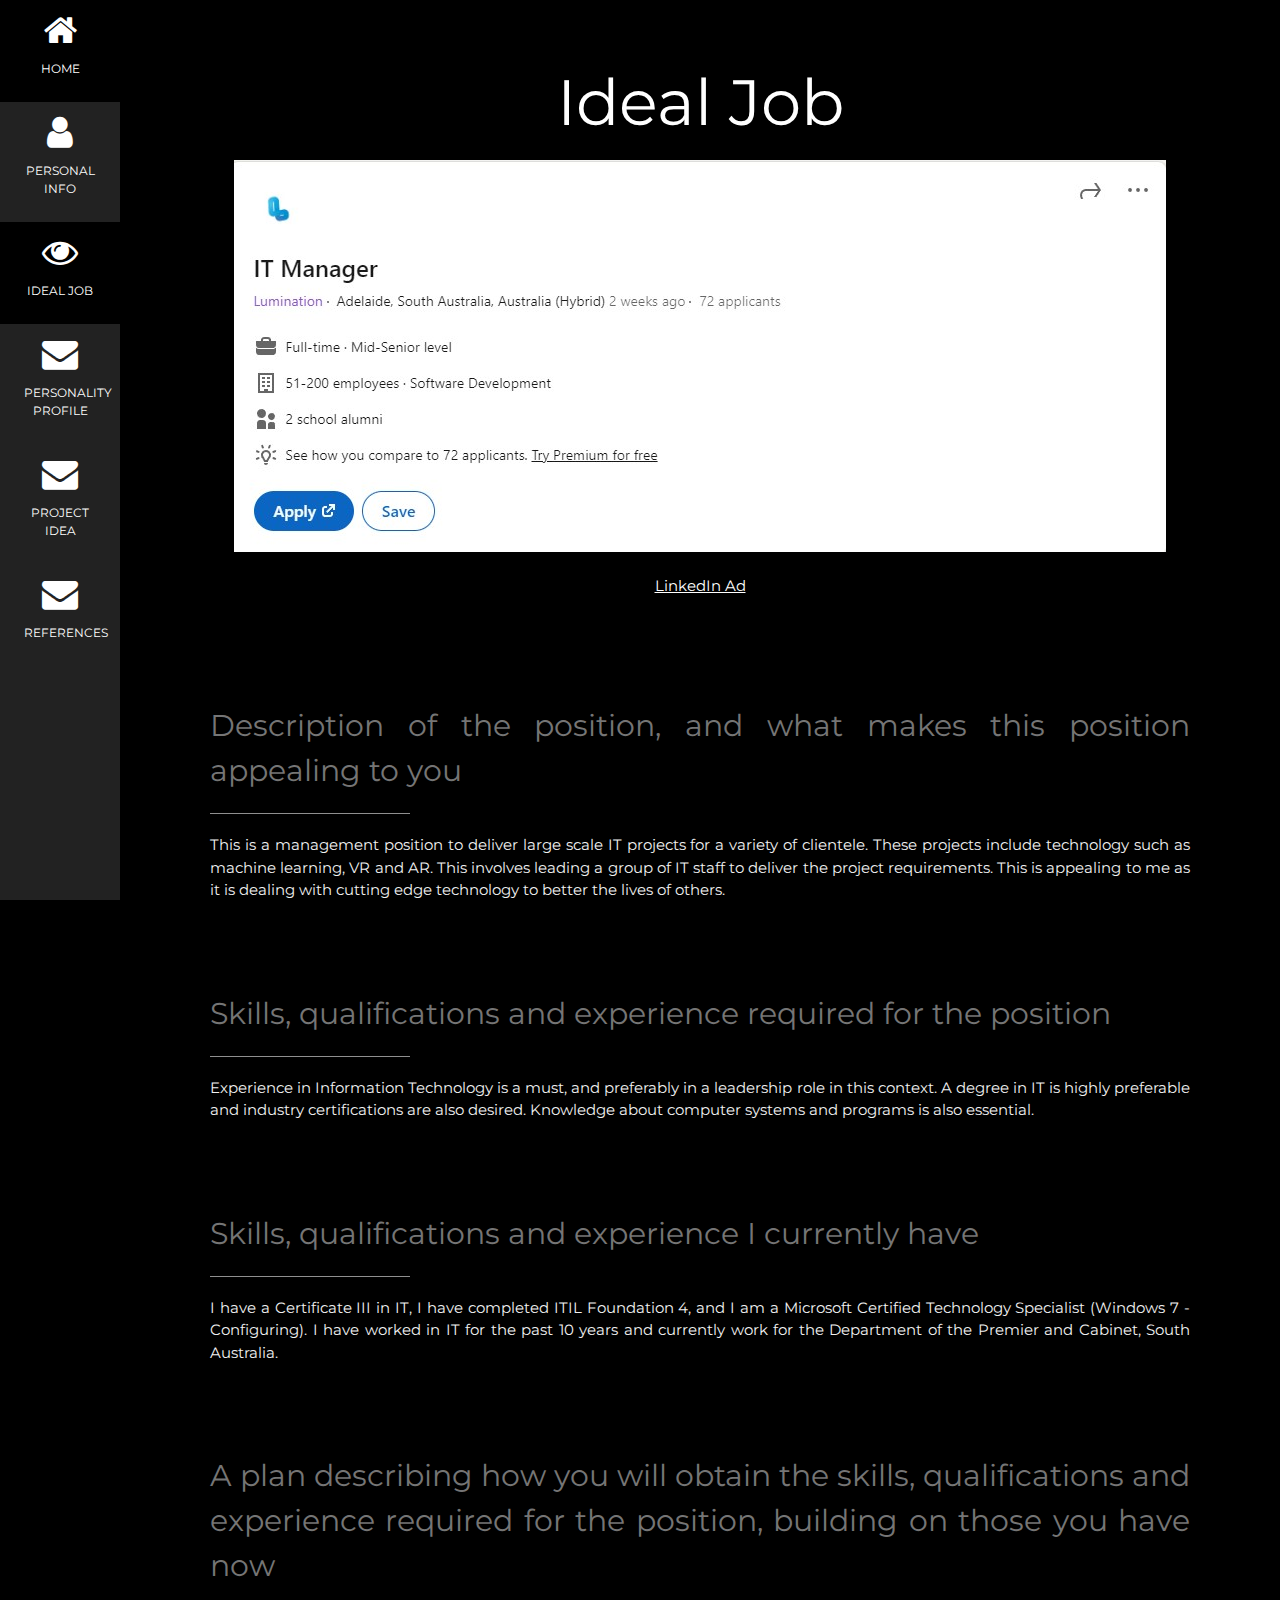
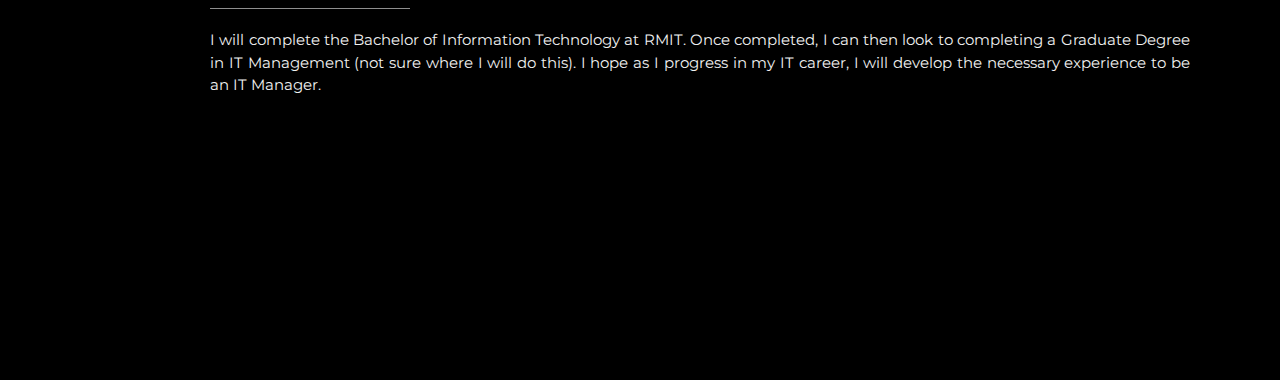
<file: pages/ideal-job.html>
<cite<cite><W3schools.com. 2022. W3Schools online HTML editor. [online] 
Available at: <a href=https://www.w3schools.com/w3css/tryit.asp?filename=tryw3css_templates_dark_portfolio&stacked=h> 
</cite>
<!DOCTYPE html>
<html>
<head>
<title>Daniel S - RMIT - COSC2196IITA1</title>
<meta charset="UTF-8">
<meta name="viewport" content="width=device-width, initial-scale=1">
<link rel="stylesheet" href="https://www.w3schools.com/w3css/4/w3.css">
<link rel="stylesheet" href="https://fonts.googleapis.com/css?family=Montserrat">
<link rel="stylesheet" href="https://cdnjs.cloudflare.com/ajax/libs/font-awesome/4.7.0/css/font-awesome.min.css">
<style>
body, h1,h2,h3,h4,h5,h6 {font-family: "Montserrat", sans-serif}
.w3-row-padding img {margin-bottom: 12px}
/* Set the width of the sidebar to 120px */
.w3-sidebar {width: 120px;background: #222;}
/* Add a left margin to the "page content" that matches the width of the sidebar (120px) */
#main {margin-left: 120px}
/* Remove margins from "page content" on small screens */
@media only screen and (max-width: 600px) {#main {margin-left: 0}}
</style>
</head>
<body class="w3-black">

<!-- Icon Bar (Sidebar - hidden on small screens) -->
<nav class="w3-sidebar w3-bar-block w3-small w3-hide-small w3-center">
  <a href="../index.html" class="w3-bar-item w3-button w3-padding-large w3-hover-black">
    <i class="fa fa-home w3-xxlarge"></i>
    <p>HOME</p>
  </a>
  <a href="./personal-info.html" class="w3-bar-item w3-button w3-padding-large w3-hover-black">
    <i class="fa fa-user w3-xxlarge"></i>
    <p>PERSONAL INFO</p>
  </a>
  <a href="./ideal-job.html" class="w3-bar-item w3-button w3-padding-large w3-black">
    <i class="fa fa-eye w3-xxlarge"></i>
    <p>IDEAL JOB</p>
  </a>
  <a href="./personality-profile.html" class="w3-bar-item w3-button w3-padding-large w3-hover-black">
    <i class="fa fa-envelope w3-xxlarge"></i>
    <p>PERSONALITY PROFILE</p>
  </a>
    <a href="./project-idea.html" class="w3-bar-item w3-button w3-padding-large w3-hover-black">
    <i class="fa fa-envelope w3-xxlarge"></i>
    <p>PROJECT IDEA</p>
  </a>
   <a href="./references.html" class="w3-bar-item w3-button w3-padding-large w3-hover-black">
    <i class="fa fa-envelope w3-xxlarge"></i>
    <p>REFERENCES</p>
  </a>
</nav>

<!-- Navbar on small screens (Hidden on medium and large screens) -->
<div class="w3-top w3-hide-large w3-hide-medium" id="myNavbar">
  <div class="w3-bar w3-black w3-opacity w3-hover-opacity-off w3-center w3-small">
    <a href="../index.html" class="w3-bar-item w3-button" style="width:25% !important">HOME</a>
    <a href="./personal-info.html" class="w3-bar-item w3-button" style="width:25% !important">PERSONAL INFO</a>
    <a href="./ideal-job.html" class="w3-bar-item w3-button" style="width:25% !important">IDEAL JOB</a>
	<a href="./personality-profile.html" class="w3-bar-item w3-button" style="width:25% !important">PERSONALITY PROFILE</a>
	<a href="./project-idea.html" class="w3-bar-item w3-button" style="width:25% !important">PROJECT IDEA</a>
    <a href="./references.html" class="w3-bar-item w3-button" style="width:25% !important">REFERENCES</a>
  </div>
</div>

<!-- Page Content -->
<div class="w3-padding-large" id="main">
  <!-- Header/Home -->
  <header class="w3-container w3-padding-32 w3-center w3-black" id="home">
    <h1 class="w3-jumbo"><span class="w3-hide-small"></span>Ideal Job</h1>
    <img src="../images/Lumination.jpg">
	<br><br>
	<a href="https://www.linkedin.com/jobs/view/3246791687/?refId=zzyvUhK7S%2F9QqbHW%2BQJYog%3D%3D&trackingId=0YZvhjjlEYkskhkprmBMcg%3D%3D">LinkedIn Ad</a>
  </header>

  <!-- About Section -->
	<div class="w3-content w3-justify w3-text-light-grey w3-padding-64" id="description">
    <h2 class="w3-text-grey">Description of the position, and what makes this position appealing to you</h2>
    <hr style="width:200px" class="w3-opacity">
    <p>This is a management position to deliver large scale IT projects for a variety of clientele.  
	These projects include technology such as machine learning, VR and AR. 
	This involves leading a group of IT staff to deliver the project requirements. 
	This is appealing to me as it is dealing with cutting edge technology to better the lives of others.
    </p>
	
	<div class="w3-content w3-justify w3-text-light-grey w3-padding-64" id="about">
    <h2 class="w3-text-grey">Skills, qualifications and experience required for the position</h2>
    <hr style="width:200px" class="w3-opacity">
    <p>Experience in Information Technology is a must, and preferably in a leadership role in this context. 
	A degree in IT is highly preferable and industry certifications are also desired. 
	Knowledge about computer systems and programs is also essential. 
    </p>
	
	<div class="w3-content w3-justify w3-text-light-grey w3-padding-64" id="about">
    <h2 class="w3-text-grey">Skills, qualifications and experience I currently have</h2>
    <hr style="width:200px" class="w3-opacity">
    <p>I have a Certificate III in IT, I have completed ITIL Foundation 4, and I am a Microsoft Certified Technology Specialist (Windows 7 - Configuring). 
	I have worked in IT for the past 10 years and currently work for the Department of the Premier and Cabinet, South Australia.
    </p>
	
	<div class="w3-content w3-justify w3-text-light-grey w3-padding-64" id="about">
    <h2 class="w3-text-grey">A plan describing how you will obtain the skills, qualifications and experience required for the position, building on those you have now</h2>
    <hr style="width:200px" class="w3-opacity">
    <p>I will complete the Bachelor of Information Technology at RMIT. 
	Once completed, I can then look to completing a Graduate Degree in IT Management (not sure where I will do this). 
	I hope as I progress in my IT career, I will develop the necessary experience to be an IT Manager.
    </p>



  <!-- End Portfolio Section -->
  </div>

<!-- END PAGE CONTENT -->
</div>

</body>
</html>
</file>
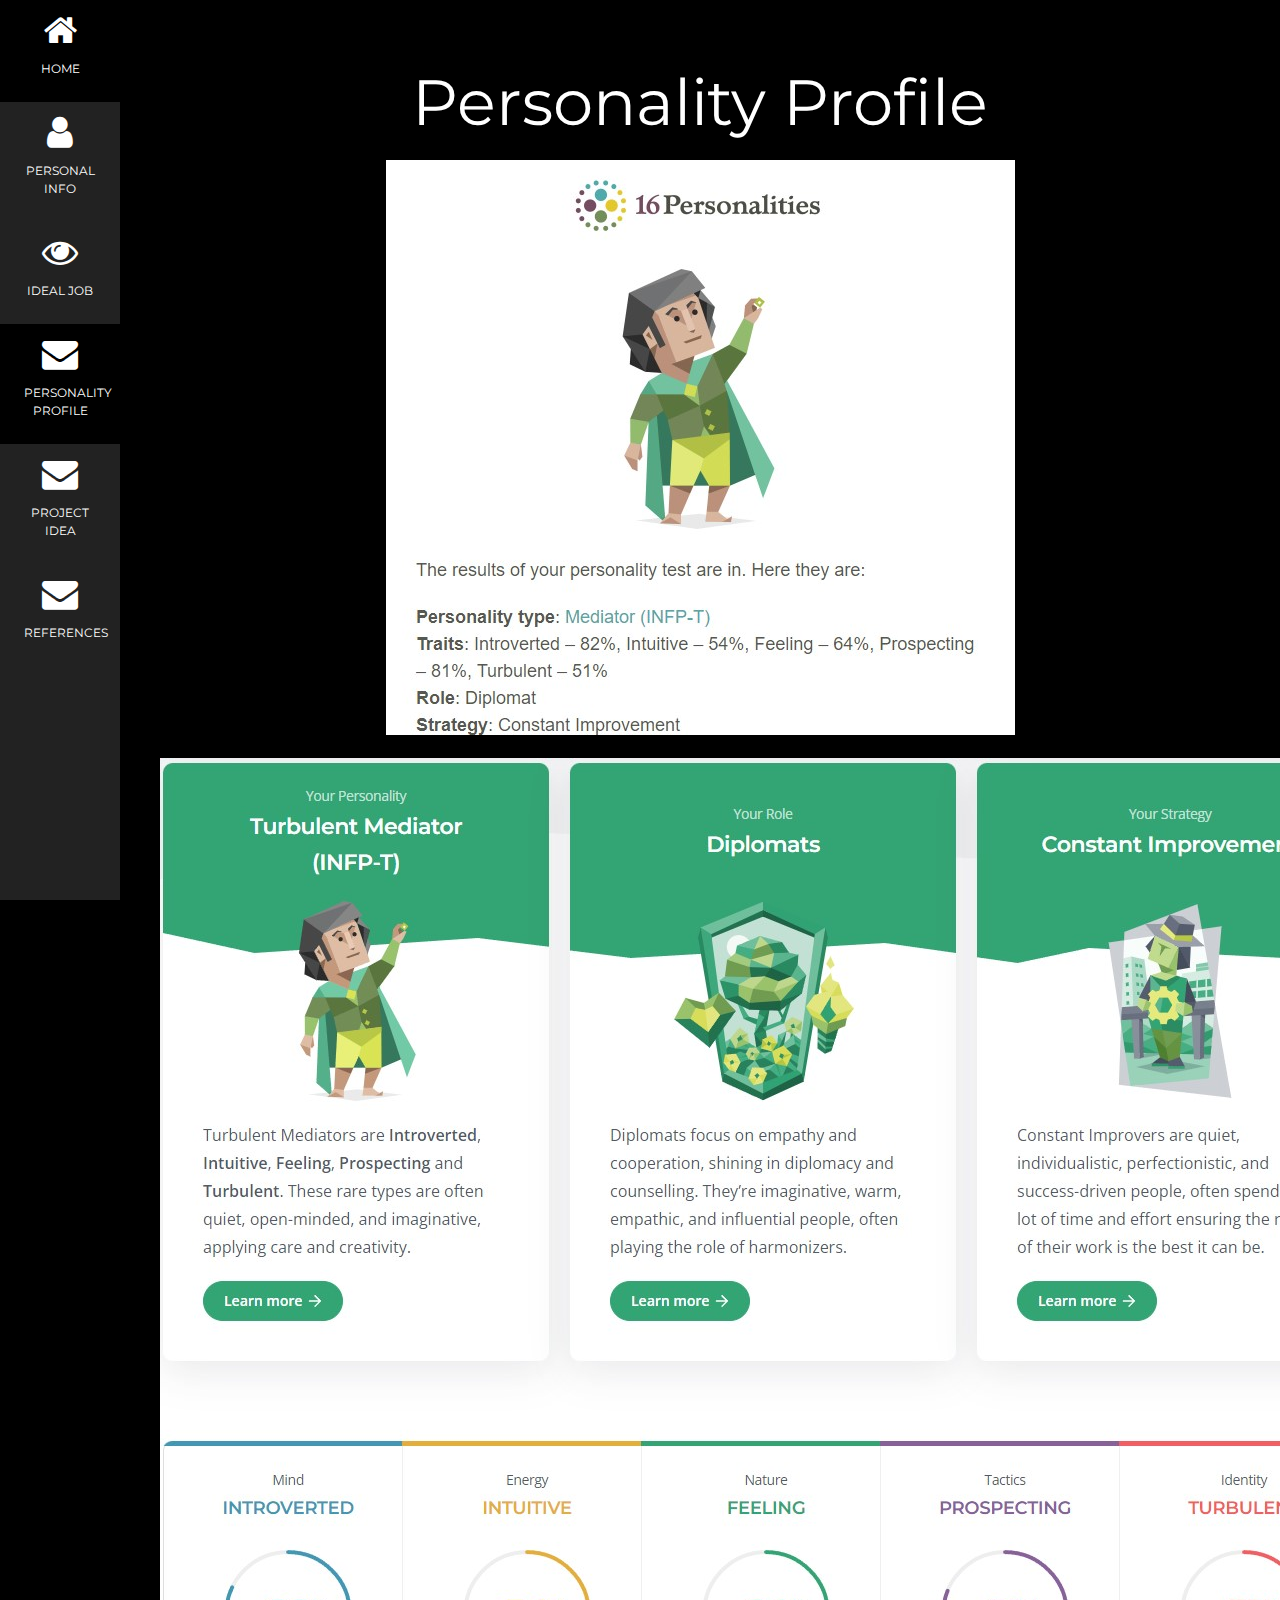
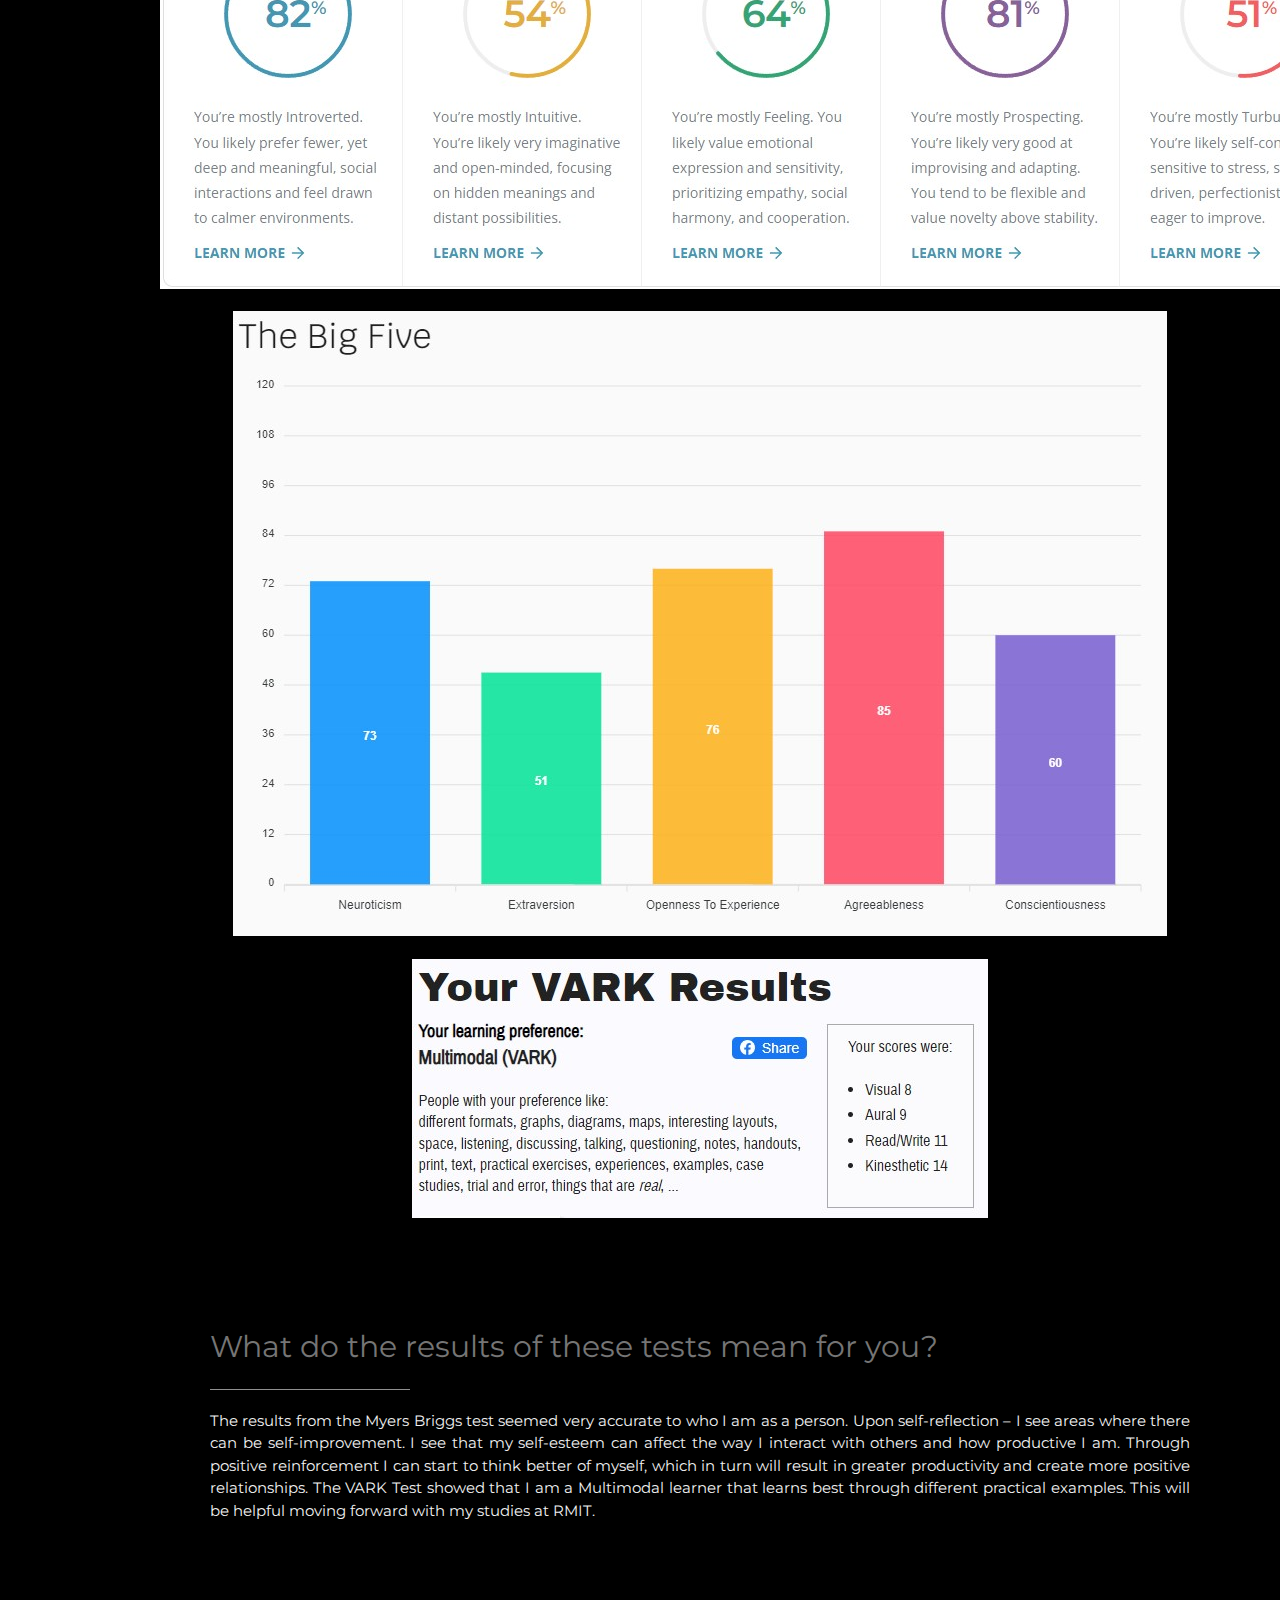
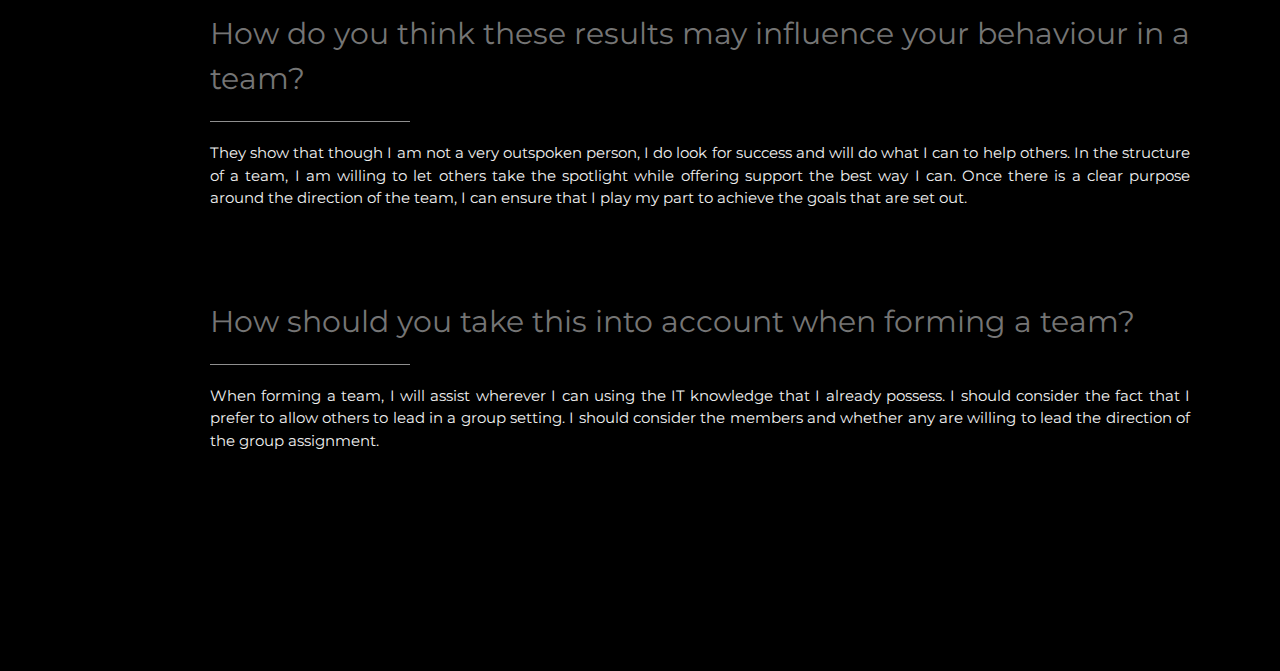
<file: pages/personality-profile.html>
<cite<cite><W3schools.com. 2022. W3Schools online HTML editor. [online] 
Available at: <a href=https://www.w3schools.com/w3css/tryit.asp?filename=tryw3css_templates_dark_portfolio&stacked=h> 
</cite>
<!DOCTYPE html>
<html>
<head>
<title>Daniel S - RMIT - COSC2196IITA1</title>
<meta charset="UTF-8">
<meta name="viewport" content="width=device-width, initial-scale=1">
<link rel="stylesheet" href="https://www.w3schools.com/w3css/4/w3.css">
<link rel="stylesheet" href="https://fonts.googleapis.com/css?family=Montserrat">
<link rel="stylesheet" href="https://cdnjs.cloudflare.com/ajax/libs/font-awesome/4.7.0/css/font-awesome.min.css">
<style>
body, h1,h2,h3,h4,h5,h6 {font-family: "Montserrat", sans-serif}
.w3-row-padding img {margin-bottom: 12px}
/* Set the width of the sidebar to 120px */
.w3-sidebar {width: 120px;background: #222;}
/* Add a left margin to the "page content" that matches the width of the sidebar (120px) */
#main {margin-left: 120px}
/* Remove margins from "page content" on small screens */
@media only screen and (max-width: 600px) {#main {margin-left: 0}}
</style>
</head>
<body class="w3-black">

<!-- Icon Bar (Sidebar - hidden on small screens) -->
<nav class="w3-sidebar w3-bar-block w3-small w3-hide-small w3-center">
  <a href="../index.html" class="w3-bar-item w3-button w3-padding-large w3-hover-black">
    <i class="fa fa-home w3-xxlarge"></i>
    <p>HOME</p>
  </a>
  <a href="./personal-info.html" class="w3-bar-item w3-button w3-padding-large w3-hover-black">
    <i class="fa fa-user w3-xxlarge"></i>
    <p>PERSONAL INFO</p>
  </a>
  <a href="./ideal-job.html" class="w3-bar-item w3-button w3-padding-large w3-hover-black">
    <i class="fa fa-eye w3-xxlarge"></i>
    <p>IDEAL JOB</p>
  </a>
  <a href="./personality-profile.html" class="w3-bar-item w3-button w3-padding-large w3-black">
    <i class="fa fa-envelope w3-xxlarge"></i>
    <p>PERSONALITY PROFILE</p>
  </a>
    <a href="./project-idea.html" class="w3-bar-item w3-button w3-padding-large w3-hover-black">
    <i class="fa fa-envelope w3-xxlarge"></i>
    <p>PROJECT IDEA</p>
  </a>
   <a href="./references.html" class="w3-bar-item w3-button w3-padding-large w3-hover-black">
    <i class="fa fa-envelope w3-xxlarge"></i>
    <p>REFERENCES</p>
  </a>
</nav>

<!-- Navbar on small screens (Hidden on medium and large screens) -->
<div class="w3-top w3-hide-large w3-hide-medium" id="myNavbar">
  <div class="w3-bar w3-black w3-opacity w3-hover-opacity-off w3-center w3-small">
    <a href="../index.html" class="w3-bar-item w3-button" style="width:25% !important">HOME</a>
    <a href="./personal-info.html" class="w3-bar-item w3-button" style="width:25% !important">PERSONAL INFO</a>
    <a href="./ideal-job.html" class="w3-bar-item w3-button" style="width:25% !important">IDEAL JOB</a>
	<a href="./personality-profile.html" class="w3-bar-item w3-button" style="width:25% !important">PERSONALITY PROFILE</a>
	<a href="./project-idea.html" class="w3-bar-item w3-button" style="width:25% !important">PROJECT IDEA</a>
    <a href="./references.html" class="w3-bar-item w3-button" style="width:25% !important">REFERENCES</a>
  </div>
</div>

<!-- Page Content -->
<div class="w3-padding-large" id="main">
  <!-- Header/Home -->
  <header class="w3-container w3-padding-32 w3-center w3-black" id="home">
    <h1 class="w3-jumbo"><span class="w3-hide-small"></span>Personality Profile</h1>
    <img src="../images/16Personalities_1.jpg">
	<br></br>
	<img src="../images/16Personalities_2.jpg">
	<br></br>
	<img src="../images/BigFive.jpg">
	<br></br>
	<img src="../images/VARK.jpg">
  </header>

  <!-- About Section -->
  <div class="w3-content w3-justify w3-text-light-grey w3-padding-64" id="about">
    <h2 class="w3-text-grey">What do the results of these tests mean for you?</h2>
    <hr style="width:200px" class="w3-opacity">
    <p>
The results from the Myers Briggs test seemed very accurate to who I am as a person. Upon self-reflection – I see areas where there can be self-improvement. 
I see that my self-esteem can affect the way I interact with others and how productive I am. 
Through positive reinforcement I can start to think better of myself, which in turn will result in greater productivity and create more positive relationships. 
The VARK Test showed that I am a Multimodal learner that learns best through different practical examples. 
This will be helpful moving forward with my studies at RMIT.
    </p>
	
	 <div class="w3-content w3-justify w3-text-light-grey w3-padding-64" id="about">
    <h2 class="w3-text-grey">How do you think these results may influence your behaviour in a team?</h2>
    <hr style="width:200px" class="w3-opacity">
    <p>They show that though I am not a very outspoken person, I do look for success and will do what I can to help others. 
	In the structure of a team, I am willing to let others take the spotlight while offering support the best way I can. 
	Once there is a clear purpose around the direction of the team, I can ensure that I play my part to achieve the goals that are set out.
    </p>
	
	 <div class="w3-content w3-justify w3-text-light-grey w3-padding-64" id="about">
    <h2 class="w3-text-grey">How should you take this into account when forming a team?</h2>
    <hr style="width:200px" class="w3-opacity">
    <p>When forming a team, I will assist wherever I can using the IT knowledge that I already possess. 
	I should consider the fact that I prefer to allow others to lead in a group setting. 
	I should consider the members and whether any are willing to lead the direction of the group assignment. 
    </p>


  <!-- End Portfolio Section -->
  </div>

<!-- END PAGE CONTENT -->
</div>

</body>
</html>
</file>
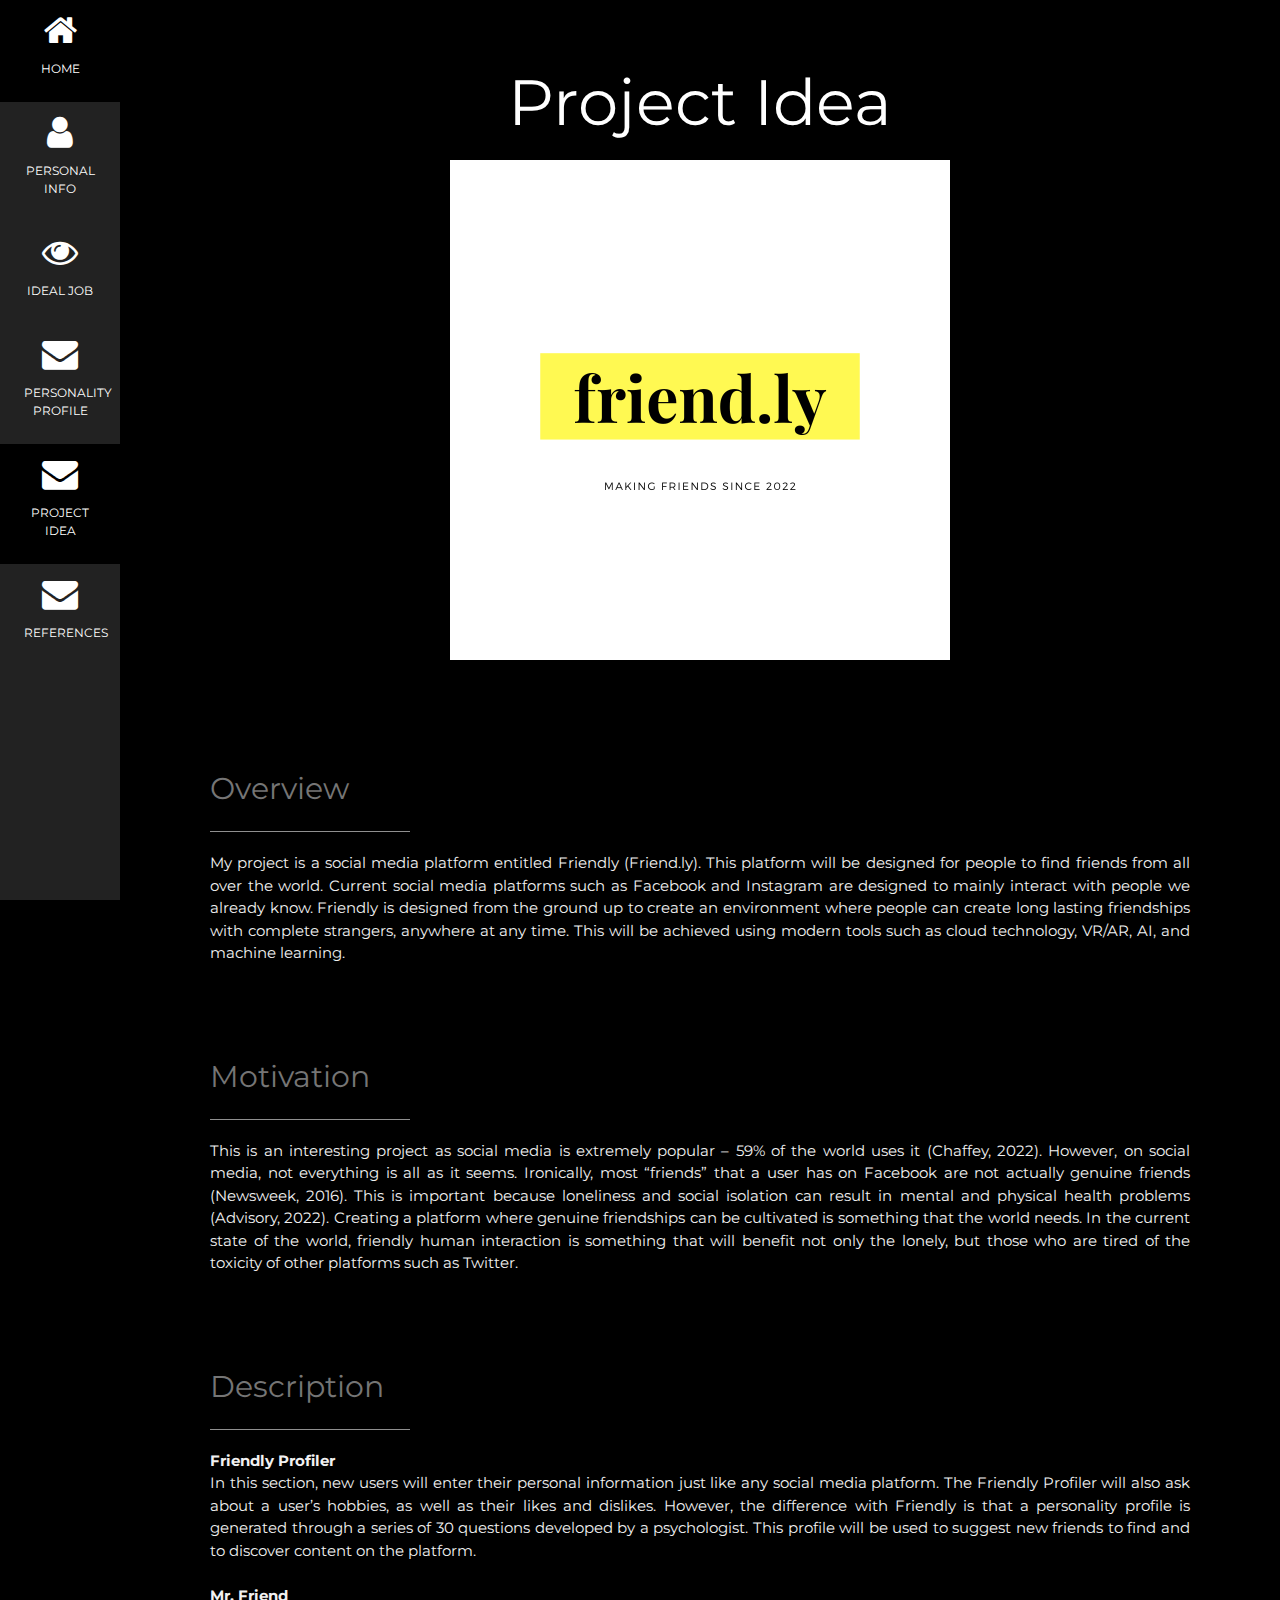
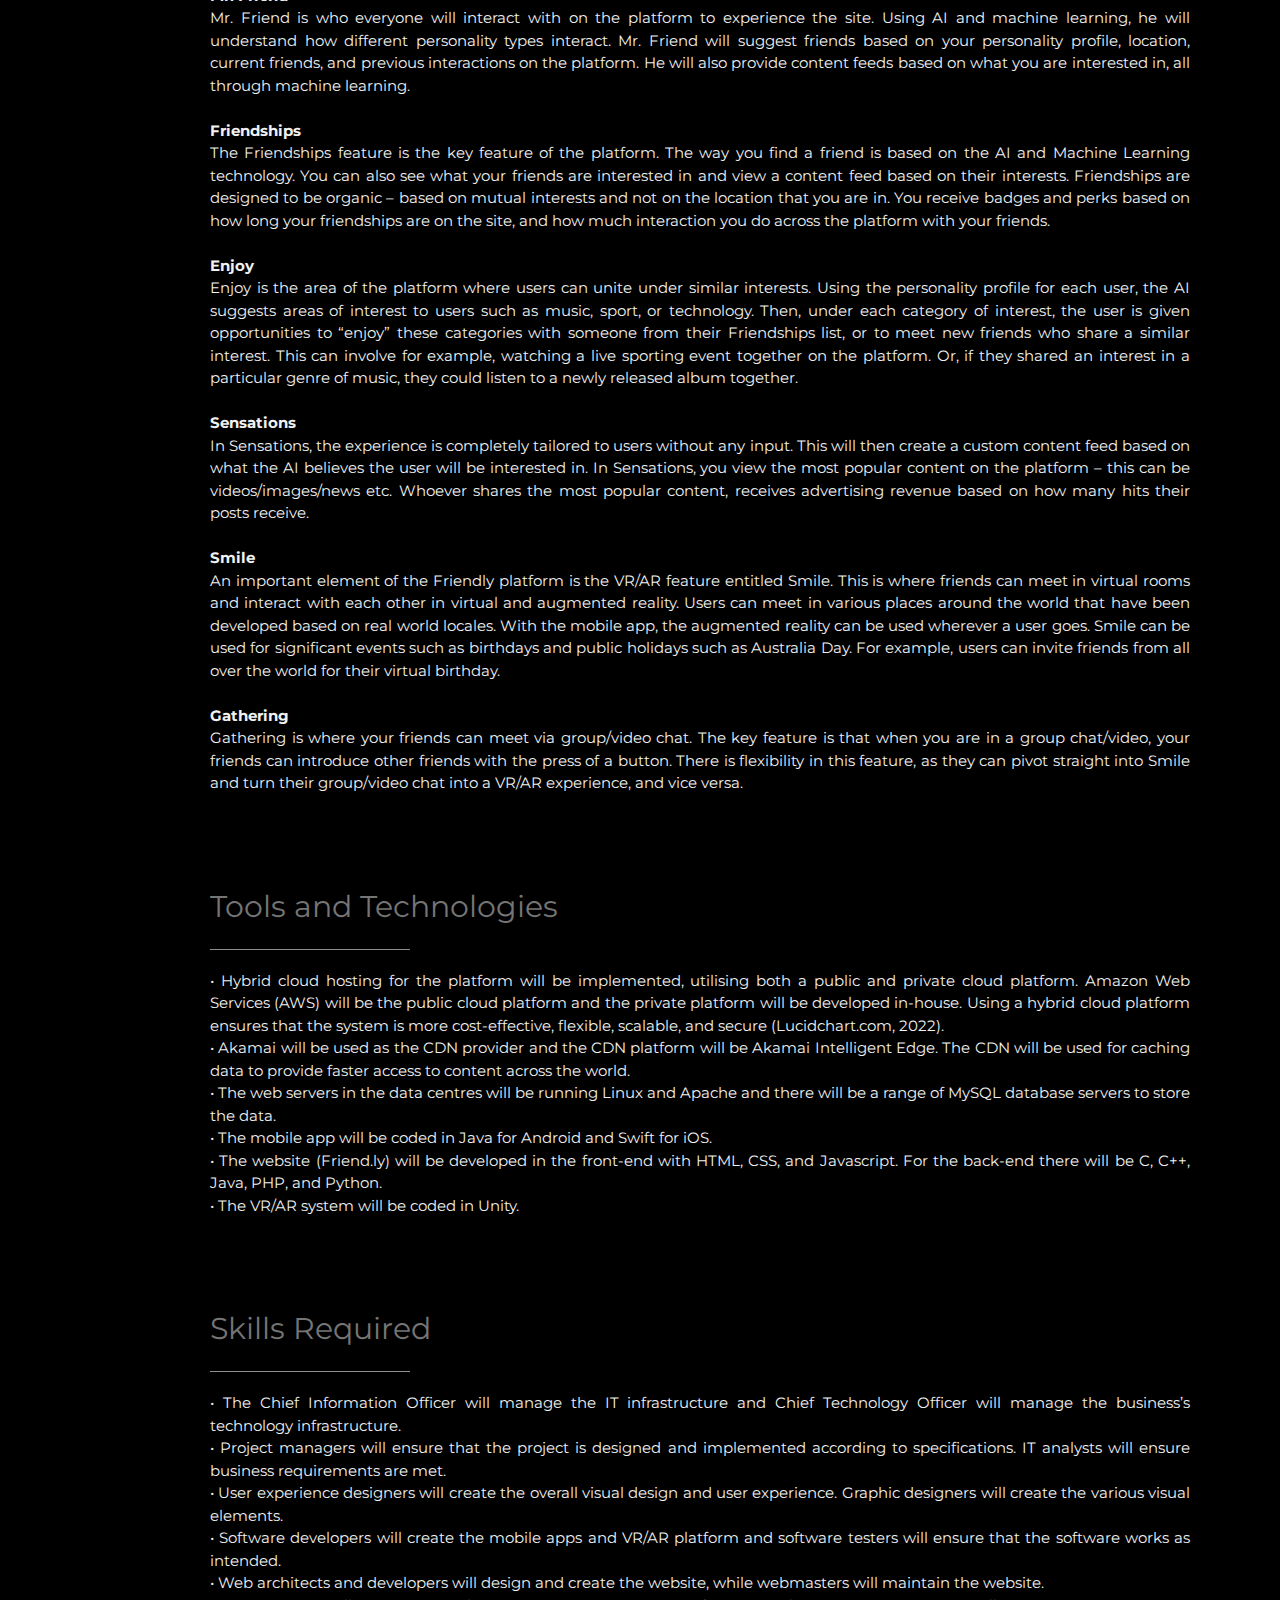
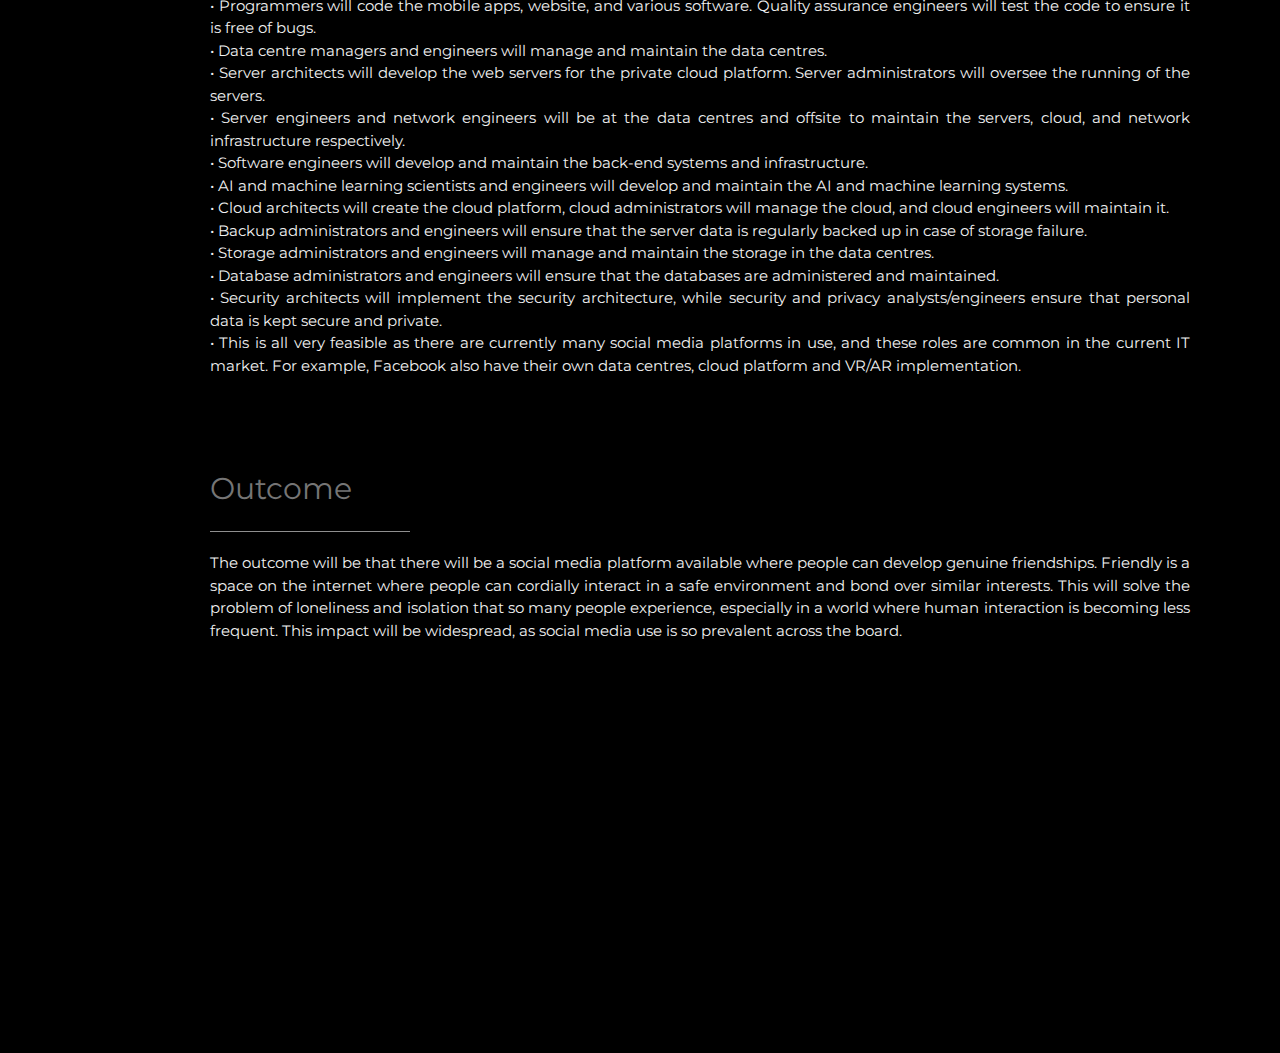
<file: pages/project-idea.html>
<cite<cite><W3schools.com. 2022. W3Schools online HTML editor. [online] 
Available at: <a href=https://www.w3schools.com/w3css/tryit.asp?filename=tryw3css_templates_dark_portfolio&stacked=h> 
</cite>
<!DOCTYPE html>
<html>
<head>
<title>Daniel S - RMIT - COSC2196IITA1</title>
<meta charset="UTF-8">
<meta name="viewport" content="width=device-width, initial-scale=1">
<link rel="stylesheet" href="https://www.w3schools.com/w3css/4/w3.css">
<link rel="stylesheet" href="https://fonts.googleapis.com/css?family=Montserrat">
<link rel="stylesheet" href="https://cdnjs.cloudflare.com/ajax/libs/font-awesome/4.7.0/css/font-awesome.min.css">
<style>
body, h1,h2,h3,h4,h5,h6 {font-family: "Montserrat", sans-serif}
.w3-row-padding img {margin-bottom: 12px}
/* Set the width of the sidebar to 120px */
.w3-sidebar {width: 120px;background: #222;}
/* Add a left margin to the "page content" that matches the width of the sidebar (120px) */
#main {margin-left: 120px}
/* Remove margins from "page content" on small screens */
@media only screen and (max-width: 600px) {#main {margin-left: 0}}
</style>
</head>
<body class="w3-black">

<!-- Icon Bar (Sidebar - hidden on small screens) -->
<nav class="w3-sidebar w3-bar-block w3-small w3-hide-small w3-center">
  <a href="../index.html" class="w3-bar-item w3-button w3-padding-large w3-hover-black">
    <i class="fa fa-home w3-xxlarge"></i>
    <p>HOME</p>
  </a>
  <a href="./personal-info.html" class="w3-bar-item w3-button w3-padding-large w3-hover-black">
    <i class="fa fa-user w3-xxlarge"></i>
    <p>PERSONAL INFO</p>
  </a>
  <a href="./ideal-job.html" class="w3-bar-item w3-button w3-padding-large w3-hover-black">
    <i class="fa fa-eye w3-xxlarge"></i>
    <p>IDEAL JOB</p>
  </a>
  <a href="./personality-profile.html" class="w3-bar-item w3-button w3-padding-large w3-hover-black">
    <i class="fa fa-envelope w3-xxlarge"></i>
    <p>PERSONALITY PROFILE</p>
  </a>
    <a href="./project-idea.html" class="w3-bar-item w3-button w3-padding-large w3-black">
    <i class="fa fa-envelope w3-xxlarge"></i>
    <p>PROJECT IDEA</p>
  </a>
   <a href="./references.html" class="w3-bar-item w3-button w3-padding-large w3-hover-black">
    <i class="fa fa-envelope w3-xxlarge"></i>
    <p>REFERENCES</p>
  </a>
</nav>

<!-- Navbar on small screens (Hidden on medium and large screens) -->
<div class="w3-top w3-hide-large w3-hide-medium" id="myNavbar">
  <div class="w3-bar w3-black w3-opacity w3-hover-opacity-off w3-center w3-small">
    <a href="../index.html" class="w3-bar-item w3-button" style="width:25% !important">HOME</a>
    <a href="./personal-info.html" class="w3-bar-item w3-button" style="width:25% !important">PERSONAL INFO</a>
    <a href="./ideal-job.html" class="w3-bar-item w3-button" style="width:25% !important">IDEAL JOB</a>
	<a href="./personality-profile.html" class="w3-bar-item w3-button" style="width:25% !important">PERSONALITY PROFILE</a>
	<a href="./project-idea.html" class="w3-bar-item w3-button" style="width:25% !important">PROJECT IDEA</a>
    <a href="./references.html" class="w3-bar-item w3-button" style="width:25% !important">REFERENCES</a>
  </div>
</div>

<!-- Page Content -->
<div class="w3-padding-large" id="main">
  <!-- Header/Home -->
  <header class="w3-container w3-padding-32 w3-center w3-black" id="home">
    <h1 class="w3-jumbo"><span class="w3-hide-small"></span>Project Idea</h1>
    <img src="../images/friendly.png">
  </header>

  <!-- About Section -->
  <div class="w3-content w3-justify w3-text-light-grey w3-padding-64" id="about">
    <h2 class="w3-text-grey">Overview</h2>
    <hr style="width:200px" class="w3-opacity">
    <p>My project is a social media platform entitled Friendly (Friend.ly). 
	This platform will be designed for people to find friends from all over the world. 
	Current social media platforms such as Facebook and Instagram are designed to mainly interact with people we already know. 
	Friendly is designed from the ground up to create an environment where people can create long lasting friendships with complete strangers, anywhere at any time. 
	This will be achieved using modern tools such as cloud technology, VR/AR, AI, and machine learning.
    </p>
	
	 <div class="w3-content w3-justify w3-text-light-grey w3-padding-64" id="about">
    <h2 class="w3-text-grey">Motivation</h2>
    <hr style="width:200px" class="w3-opacity">
    <p>This is an interesting project as social media is extremely popular – 59% of the world uses it (Chaffey, 2022). 
	However, on social media, not everything is all as it seems. Ironically, most “friends” that a user has on Facebook are not actually genuine friends (Newsweek, 2016). 
	This is important because loneliness and social isolation can result in mental and physical health problems (Advisory, 2022). 
	Creating a platform where genuine friendships can be cultivated is something that the world needs. 
	In the current state of the world, friendly human interaction is something that will benefit not only the lonely, but those who are tired of the toxicity of other platforms such as Twitter.
    </p>
	
	 <div class="w3-content w3-justify w3-text-light-grey w3-padding-64" id="about">
    <h2 class="w3-text-grey">Description</h2>
    <hr style="width:200px" class="w3-opacity">
    <p><strong>Friendly Profiler</strong><br>
In this section, new users will enter their personal information just like any social media platform.
The Friendly Profiler will also ask about a user’s hobbies, as well as their likes and dislikes.
However, the difference with Friendly is that a personality profile is generated through a series of 30 questions developed by a psychologist.
This profile will be used to suggest new friends to find and to discover content on the platform.<br><br>
<strong>Mr. Friend</strong><br>
Mr. Friend is who everyone will interact with on the platform to experience the site.
Using AI and machine learning, he will understand how different personality types interact. Mr. Friend will suggest friends based on your personality profile, location, current friends, and previous interactions on the platform.
He will also provide content feeds based on what you are interested in, all through machine learning.<br><br>
<strong>Friendships</strong><br>
The Friendships feature is the key feature of the platform. 
The way you find a friend is based on the AI and Machine Learning technology.
You can also see what your friends are interested in and view a content feed based on their interests.
Friendships are designed to be organic – based on mutual interests and not on the location that you are in.
You receive badges and perks based on how long your friendships are on the site, and how much interaction you do across the platform with your friends.<br><br>
<strong>Enjoy</strong><br>
Enjoy is the area of the platform where users can unite under similar interests.
Using the personality profile for each user, the AI suggests areas of interest to users such as music, sport, or technology.
Then, under each category of interest, the user is given opportunities to “enjoy” these categories with someone from their Friendships list, or to meet new friends who share a similar interest.
This can involve for example, watching a live sporting event together on the platform.
Or, if they shared an interest in a particular genre of music, they could listen to a newly released album together.<br><br>
<strong>Sensations</strong><br>
In Sensations, the experience is completely tailored to users without any input.
This will then create a custom content feed based on what the AI believes the user will be interested in.
In Sensations, you view the most popular content on the platform – this can be videos/images/news etc.
Whoever shares the most popular content, receives advertising revenue based on how many hits their posts receive.<br><br>
<strong>Smile</strong><br>
An important element of the Friendly platform is the VR/AR feature entitled Smile.
This is where friends can meet in virtual rooms and interact with each other in virtual and augmented reality.
Users can meet in various places around the world that have been developed based on real world locales.
With the mobile app, the augmented reality can be used wherever a user goes.
Smile can be used for significant events such as birthdays and public holidays such as Australia Day.
For example, users can invite friends from all over the world for their virtual birthday.<br><br>
<strong>Gathering</strong><br>
Gathering is where your friends can meet via group/video chat.
The key feature is that when you are in a group chat/video, your friends can introduce other friends with the press of a button.
There is flexibility in this feature, as they can pivot straight into Smile and turn their group/video chat into a VR/AR experience, and vice versa.
    </p>
	
	 <div class="w3-content w3-justify w3-text-light-grey w3-padding-64" id="about">
    <h2 class="w3-text-grey">Tools and Technologies</h2>
    <hr style="width:200px" class="w3-opacity">
    <p>
•	Hybrid cloud hosting for the platform will be implemented, utilising both a public and private cloud platform.
Amazon Web Services (AWS) will be the public cloud platform and the private platform will be developed in-house.
Using a hybrid cloud platform ensures that the system is more cost-effective, flexible, scalable, and secure (Lucidchart.com, 2022).<br>
•	Akamai will be used as the CDN provider and the CDN platform will be Akamai Intelligent Edge. The CDN will be used for caching data to provide faster access to content across the world.<br>
•	The web servers in the data centres will be running Linux and Apache and there will be a range of MySQL database servers to store the data.<br>
•	The mobile app will be coded in Java for Android and Swift for iOS.<br>
•	The website (Friend.ly) will be developed in the front-end with HTML, CSS, and Javascript. For the back-end there will be C, C++, Java, PHP, and Python.<br>
•	The VR/AR system will be coded in Unity.

    </p>
	
	 <div class="w3-content w3-justify w3-text-light-grey w3-padding-64" id="about">
    <h2 class="w3-text-grey">Skills Required</h2>
    <hr style="width:200px" class="w3-opacity">
    <p>
•	The Chief Information Officer will manage the IT infrastructure and Chief Technology Officer will manage the business’s technology infrastructure.<br>
•	Project managers will ensure that the project is designed and implemented according to specifications. IT analysts will ensure business requirements are met.<br>
•	User experience designers will create the overall visual design and user experience. Graphic designers will create the various visual elements.<br>
•	Software developers will create the mobile apps and VR/AR platform and software testers will ensure that the software works as intended.<br>
•	Web architects and developers will design and create the website, while webmasters will maintain the website.<br>
•	Programmers will code the mobile apps, website, and various software. Quality assurance engineers will test the code to ensure it is free of bugs.<br>
•	Data centre managers and engineers will manage and maintain the data centres.<br>
•	Server architects will develop the web servers for the private cloud platform. Server administrators will oversee the running of the servers.<br>
•	Server engineers and network engineers will be at the data centres and offsite to maintain the servers, cloud, and network infrastructure respectively.<br>
•	Software engineers will develop and maintain the back-end systems and infrastructure.<br>
•	AI and machine learning scientists and engineers will develop and maintain the AI and machine learning systems.<br>
•	Cloud architects will create the cloud platform, cloud administrators will manage the cloud, and cloud engineers will maintain it.<br>
•	Backup administrators and engineers will ensure that the server data is regularly backed up in case of storage failure.<br>
•	Storage administrators and engineers will manage and maintain the storage in the data centres.<br>
•	Database administrators and engineers will ensure that the databases are administered and maintained.<br>
•	Security architects will implement the security architecture, while security and privacy analysts/engineers ensure that personal data is kept secure and private.<br>
•	This is all very feasible as there are currently many social media platforms in use, and these roles are common in the current IT market. For example, Facebook also have their own data centres, cloud platform and VR/AR implementation.

    </p>
	
	 <div class="w3-content w3-justify w3-text-light-grey w3-padding-64" id="about">
    <h2 class="w3-text-grey">Outcome</h2>
    <hr style="width:200px" class="w3-opacity">
    <p>The outcome will be that there will be a social media platform available where people can develop genuine friendships. 
	Friendly is a space on the internet where people can cordially interact in a safe environment and bond over similar interests. 
	This will solve the problem of loneliness and isolation that so many people experience, especially in a world where human interaction is becoming less frequent. 
	This impact will be widespread, as social media use is so prevalent across the board.
    </p>

  <!-- End Portfolio Section -->
  </div>

<!-- END PAGE CONTENT -->
</div>

</body>
</html>
</file>
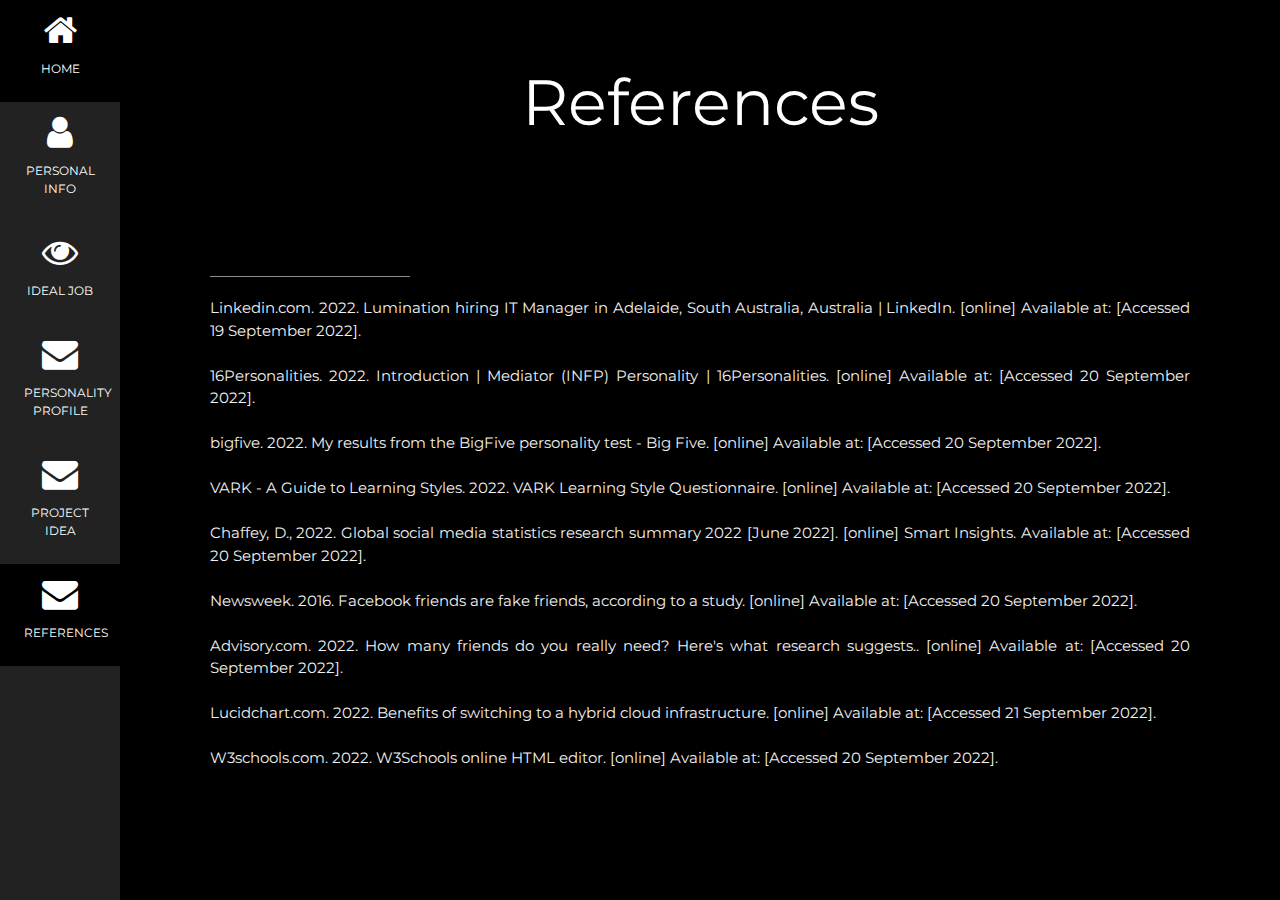
<file: pages/references.html>
<cite<cite><W3schools.com. 2022. W3Schools online HTML editor. [online] 
Available at: <a href=https://www.w3schools.com/w3css/tryit.asp?filename=tryw3css_templates_dark_portfolio&stacked=h> 
</cite>
<!DOCTYPE html>
<html>
<head>
<title>Daniel S - RMIT - COSC2196IITA1</title>
<meta charset="UTF-8">
<meta name="viewport" content="width=device-width, initial-scale=1">
<link rel="stylesheet" href="https://www.w3schools.com/w3css/4/w3.css">
<link rel="stylesheet" href="https://fonts.googleapis.com/css?family=Montserrat">
<link rel="stylesheet" href="https://cdnjs.cloudflare.com/ajax/libs/font-awesome/4.7.0/css/font-awesome.min.css">
<style>
body, h1,h2,h3,h4,h5,h6 {font-family: "Montserrat", sans-serif}
.w3-row-padding img {margin-bottom: 12px}
/* Set the width of the sidebar to 120px */
.w3-sidebar {width: 120px;background: #222;}
/* Add a left margin to the "page content" that matches the width of the sidebar (120px) */
#main {margin-left: 120px}
/* Remove margins from "page content" on small screens */
@media only screen and (max-width: 600px) {#main {margin-left: 0}}
</style>
</head>
<body class="w3-black">

<!-- Icon Bar (Sidebar - hidden on small screens) -->
<nav class="w3-sidebar w3-bar-block w3-small w3-hide-small w3-center">
  <a href="../index.html" class="w3-bar-item w3-button w3-padding-large w3-hover-black">
    <i class="fa fa-home w3-xxlarge"></i>
    <p>HOME</p>
  </a>
  <a href="./personal-info.html" class="w3-bar-item w3-button w3-padding-large w3-hover-black">
    <i class="fa fa-user w3-xxlarge"></i>
    <p>PERSONAL INFO</p>
  </a>
  <a href="./ideal-job.html" class="w3-bar-item w3-button w3-padding-large w3-hover-black">
    <i class="fa fa-eye w3-xxlarge"></i>
    <p>IDEAL JOB</p>
  </a>
  <a href="./personality-profile.html" class="w3-bar-item w3-button w3-padding-large w3-hover-black">
    <i class="fa fa-envelope w3-xxlarge"></i>
    <p>PERSONALITY PROFILE</p>
  </a>
    <a href="./project-idea.html" class="w3-bar-item w3-button w3-padding-large w3-hover-black">
    <i class="fa fa-envelope w3-xxlarge"></i>
    <p>PROJECT IDEA</p>
  </a>
   <a href="./references.html" class="w3-bar-item w3-button w3-padding-large w3-black">
    <i class="fa fa-envelope w3-xxlarge"></i>
    <p>REFERENCES</p>
  </a>
</nav>

<!-- Navbar on small screens (Hidden on medium and large screens) -->
<div class="w3-top w3-hide-large w3-hide-medium" id="myNavbar">
  <div class="w3-bar w3-black w3-opacity w3-hover-opacity-off w3-center w3-small">
    <a href="../index.html" class="w3-bar-item w3-button" style="width:25% !important">HOME</a>
    <a href="./personal-info.html" class="w3-bar-item w3-button" style="width:25% !important">PERSONAL INFO</a>
    <a href="./ideal-job.html" class="w3-bar-item w3-button" style="width:25% !important">IDEAL JOB</a>
	<a href="./personality-profile.html" class="w3-bar-item w3-button" style="width:25% !important">PERSONALITY PROFILE</a>
	<a href="./project-idea.html" class="w3-bar-item w3-button" style="width:25% !important">PROJECT IDEA</a>
    <a href="./references.html" class="w3-bar-item w3-button" style="width:25% !important">REFERENCES</a>
  </div>
</div>

<!-- Page Content -->
<div class="w3-padding-large" id="main">
  <!-- Header/Home -->
  <header class="w3-container w3-padding-32 w3-center w3-black" id="home">
    <h1 class="w3-jumbo"><span class="w3-hide-small"></span>References</h1>
  </header>

  <!-- About Section -->
  <div class="w3-content w3-justify w3-text-light-grey w3-padding-64" id="about">
    <hr style="width:200px" class="w3-opacity">
    <p>Linkedin.com. 2022. Lumination hiring IT Manager in Adelaide, South Australia, Australia | LinkedIn. [online] Available at: <https://www.linkedin.com/jobs/view/it-manager-at-lumination-3246791687/?originalSubdomain=au> [Accessed 19 September 2022].<br><br>
16Personalities. 2022. Introduction | Mediator (INFP) Personality | 16Personalities. [online] Available at: <https://www.16personalities.com/infp-personality> [Accessed 20 September 2022].<br><br>
bigfive. 2022. My results from the BigFive personality test - Big Five. [online] Available at: <https://bigfive-test.com/result/63296c2483ac0e00099419cf> [Accessed 20 September 2022].<br><br>
VARK - A Guide to Learning Styles. 2022. VARK Learning Style Questionnaire. [online] Available at: <https://vark-learn.com/the-vark-questionnaire/?p=results> [Accessed 20 September 2022].<br><br>
Chaffey, D., 2022. Global social media statistics research summary 2022 [June 2022]. [online] Smart Insights. Available at: <https://www.smartinsights.com/social-media-marketing/social-media-strategy/new-global-social-media-research/#:~:text=The%20number%20of%20social%20media,of%20global%20social%20media%20usage.> [Accessed 20 September 2022].<br><br>
Newsweek. 2016. Facebook friends are fake friends, according to a study. [online] Available at: <https://www.newsweek.com/facebook-friends-are-fake-friends-study-finds-419189> [Accessed 20 September 2022].<br><br>
Advisory.com. 2022. How many friends do you really need? Here's what research suggests.. [online] Available at: <https://www.advisory.com/daily-briefing/2022/05/16/friends-science> [Accessed 20 September 2022].<br><br>
Lucidchart.com. 2022. Benefits of switching to a hybrid cloud infrastructure. [online] Available at: <https://www.lucidchart.com/blog/hybrid-cloud-benefits> [Accessed 21 September 2022].<br><br>
W3schools.com. 2022. W3Schools online HTML editor. [online] Available at: <https://www.w3schools.com/w3css/tryit.asp?filename=tryw3css_templates_dark_portfolio&stacked=h> [Accessed 20 September 2022].

    </p>

  <!-- End Portfolio Section -->
  </div>

<!-- END PAGE CONTENT -->
</div>

</body>
</html>
</file>
